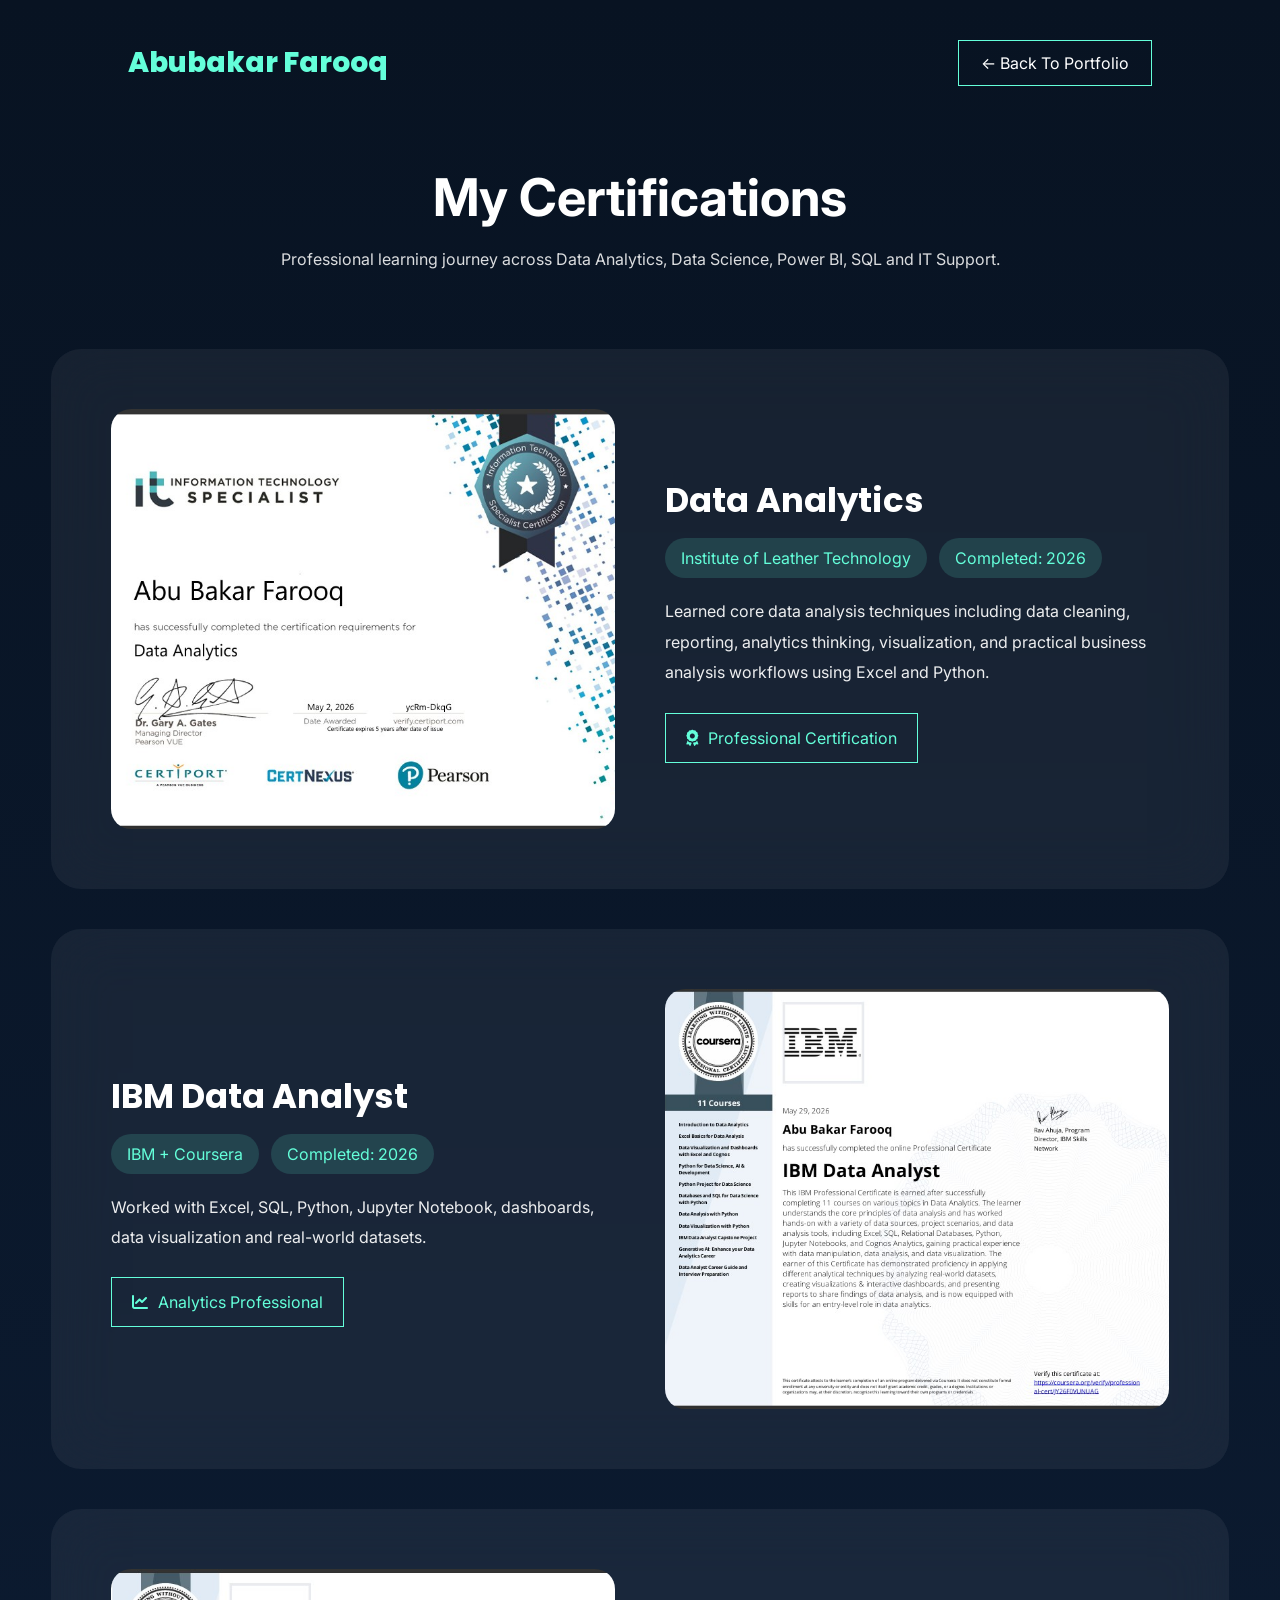
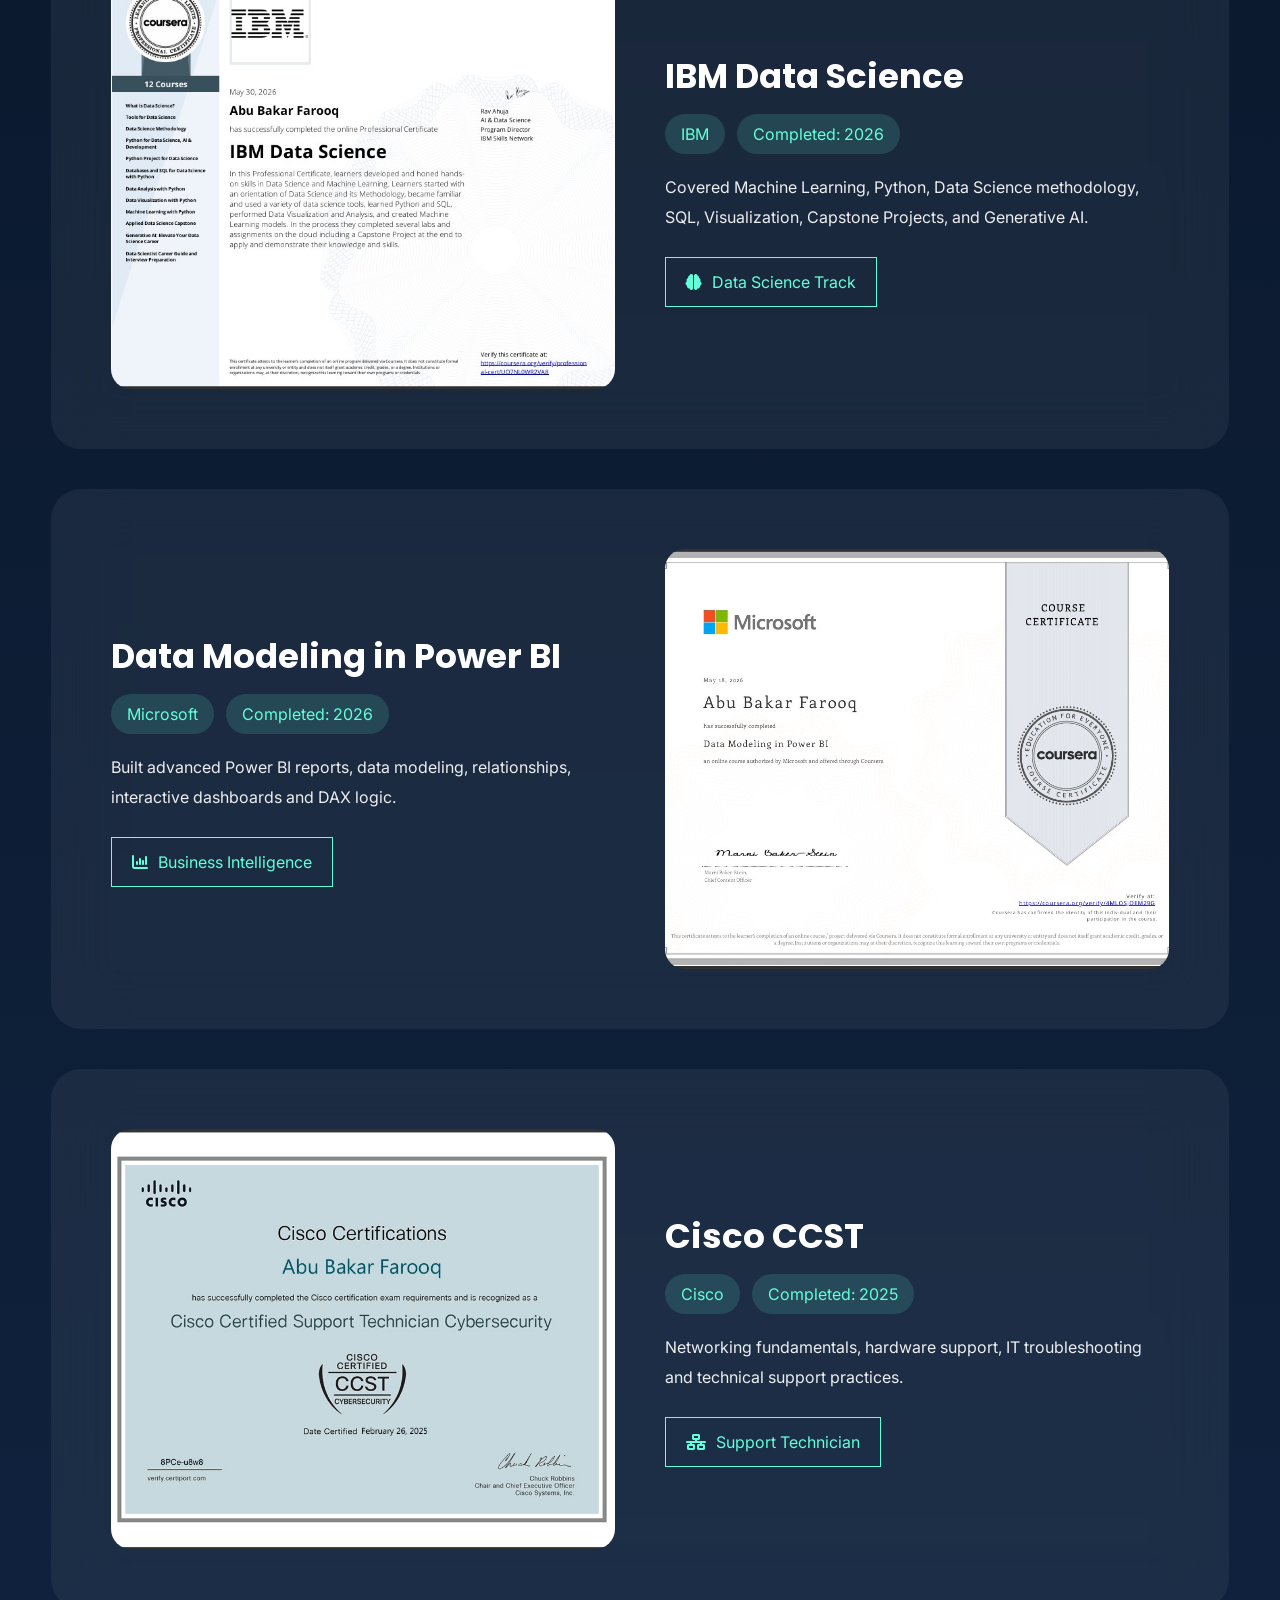
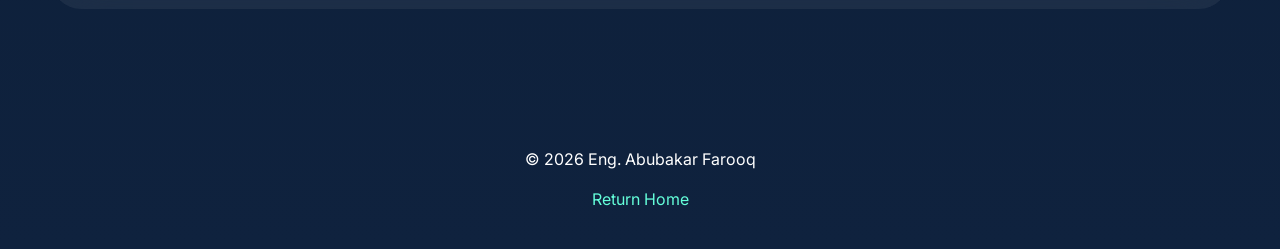
<file: certificates.html>
<!DOCTYPE html>
<html lang="en">

<head>

<meta charset="UTF-8">
<meta name="viewport" content="width=device-width,initial-scale=1">

<title>Certificates | Eng. Abubakar Farooq</title>

<link rel="preconnect" href="https://fonts.googleapis.com">

<link rel="stylesheet"
href="https://fonts.googleapis.com/css2?family=Poppins:wght@300;400;600;700&family=Inter:wght@300;400;500&display=swap">

<link rel="stylesheet"
href="https://cdnjs.cloudflare.com/ajax/libs/font-awesome/6.5.0/css/all.min.css">

<style>

:root{

--dark:#0a192f;
--accent:#64ffda;

}

*{

margin:0;
padding:0;
box-sizing:border-box;

}

body{

font-family:Inter,sans-serif;

background:
linear-gradient(
180deg,
#081322,
#0f223e
);

color:white;

}

header{

padding:40px 10%;

display:flex;

justify-content:space-between;

align-items:center;

}

.logo{

font-family:Poppins;

font-size:28px;

font-weight:800;

color:var(--accent);

}

.back{

color:white;

text-decoration:none;

border:1px solid var(--accent);

padding:12px 22px;

}

.hero{

text-align:center;

padding:40px;

}

.hero h1{

font-size:52px;

margin-bottom:20px;

}

.hero p{

opacity:.85;

}

.wrapper{

width:min(
1300px,
92%
);

margin:auto;

padding-bottom:100px;

}

.cert{

display:grid;

grid-template-columns:
1fr 1fr;

gap:50px;

align-items:center;

padding:60px;

margin-top:40px;

border-radius:30px;

background:

rgba(
255,
255,
255,
.06
);

backdrop-filter:
blur(
30px
);

}

.cert:nth-child(even){

direction:rtl;

}

.cert:nth-child(even)>*{

direction:ltr;

}

.image{

height:420px;

border-radius:20px;

overflow:hidden;

background:

rgba(
255,
255,
255,
.08
);

}

.image img{

width:100%;

height:100%;

object-fit:cover;

}

.info h2{

font-family:Poppins;

font-size:34px;

margin-bottom:12px;

}

.meta{

display:flex;

flex-wrap:wrap;

gap:12px;

margin-bottom:18px;

}

.meta span{

padding:10px 16px;

border-radius:999px;

background:
rgba(
100,
255,
218,
.14
);

color:var(--accent);

}

.info p{

line-height:1.9;

opacity:.92;

}

.badge{

margin-top:25px;

display:inline-flex;

align-items:center;

gap:10px;

padding:14px 20px;

border:

1px solid
var(--accent);

color:
var(--accent);

}

footer{

padding:40px;

text-align:center;

}

footer a{

color:var(--accent);

text-decoration:none;

}

@media(max-width:900px){

.cert{

grid-template-columns:1fr;

padding:30px;

}

.hero h1{

font-size:38px;

}

.image{

height:260px;

}

}

</style>

</head>

<body>

<header>

<div class="logo">

Abubakar Farooq

</div>

<a
class="back"
href="index.html">

← Back To Portfolio

</a>

</header>

<section class="hero">

<h1>

My Certifications

</h1>

<p>

Professional learning journey across Data Analytics,
Data Science, Power BI,
SQL and IT Support.

</p>

</section>

<div class="wrapper">

<!-- 1 -->

<div class="cert">

<div class="image">

<img
src="./certificates/ilt_data_analytics.jpg"
alt="ILT">

</div>

<div class="info">

<h2>

Data Analytics

</h2>

<div class="meta">

<span>

Institute of Leather Technology

</span>

<span>

Completed: 2026

</span>

</div>

<p>

Learned core data analysis techniques including
data cleaning,
reporting,
analytics thinking,
visualization,
and practical business analysis workflows using Excel and Python.

</p>

<div class="badge">

<i class="fa-solid fa-award"></i>

Professional Certification

</div>

</div>

</div>

<!-- 2 -->

<div class="cert">

<div class="image">

<img
src="./certificates/ibm_data_analytics.jpg"
alt="IBM">

</div>

<div class="info">

<h2>

IBM Data Analyst

</h2>

<div class="meta">

<span>

IBM + Coursera

</span>

<span>

Completed: 2026

</span>

</div>

<p>

Worked with Excel,
SQL,
Python,
Jupyter Notebook,
dashboards,
data visualization and real-world datasets.

</p>

<div class="badge">

<i class="fa-solid fa-chart-line"></i>

Analytics Professional

</div>

</div>

</div>

<!-- 3 -->

<div class="cert">

<div class="image">

<img
src="./certificates/ibm_data_science.jpg"
alt="IBM DS">

</div>

<div class="info">

<h2>

IBM Data Science

</h2>

<div class="meta">

<span>

IBM

</span>

<span>

Completed: 2026

</span>

</div>

<p>

Covered Machine Learning,
Python,
Data Science methodology,
SQL,
Visualization,
Capstone Projects,
and Generative AI.

</p>

<div class="badge">

<i class="fa-solid fa-brain"></i>

Data Science Track

</div>

</div>

</div>

<!-- 4 -->

<div class="cert">

<div class="image">

<img
src="./certificates/powerBI.jpg"
alt="Power BI">

</div>

<div class="info">

<h2>

Data Modeling in Power BI

</h2>

<div class="meta">

<span>

Microsoft

</span>

<span>

Completed: 2026

</span>

</div>

<p>

Built advanced Power BI reports,
data modeling,
relationships,
interactive dashboards
and DAX logic.

</p>

<div class="badge">

<i class="fa-solid fa-chart-column"></i>

Business Intelligence

</div>

</div>

</div>

<!-- 5 -->

<div class="cert">

<div class="image">

<img
src="./certificates/CCST.jpg"
alt="CCST">

</div>

<div class="info">

<h2>

Cisco CCST

</h2>

<div class="meta">

<span>

Cisco

</span>

<span>

Completed: 2025

</span>

</div>

<p>

Networking fundamentals,
hardware support,
IT troubleshooting
and technical support practices.

</p>

<div class="badge">

<i class="fa-solid fa-network-wired"></i>

Support Technician

</div>

</div>

</div>

</div>

<footer>

© 2026 Eng. Abubakar Farooq

<br><br>

<a href="index.html">

Return Home

</a>

</footer>

</body>
</html>
</file>
